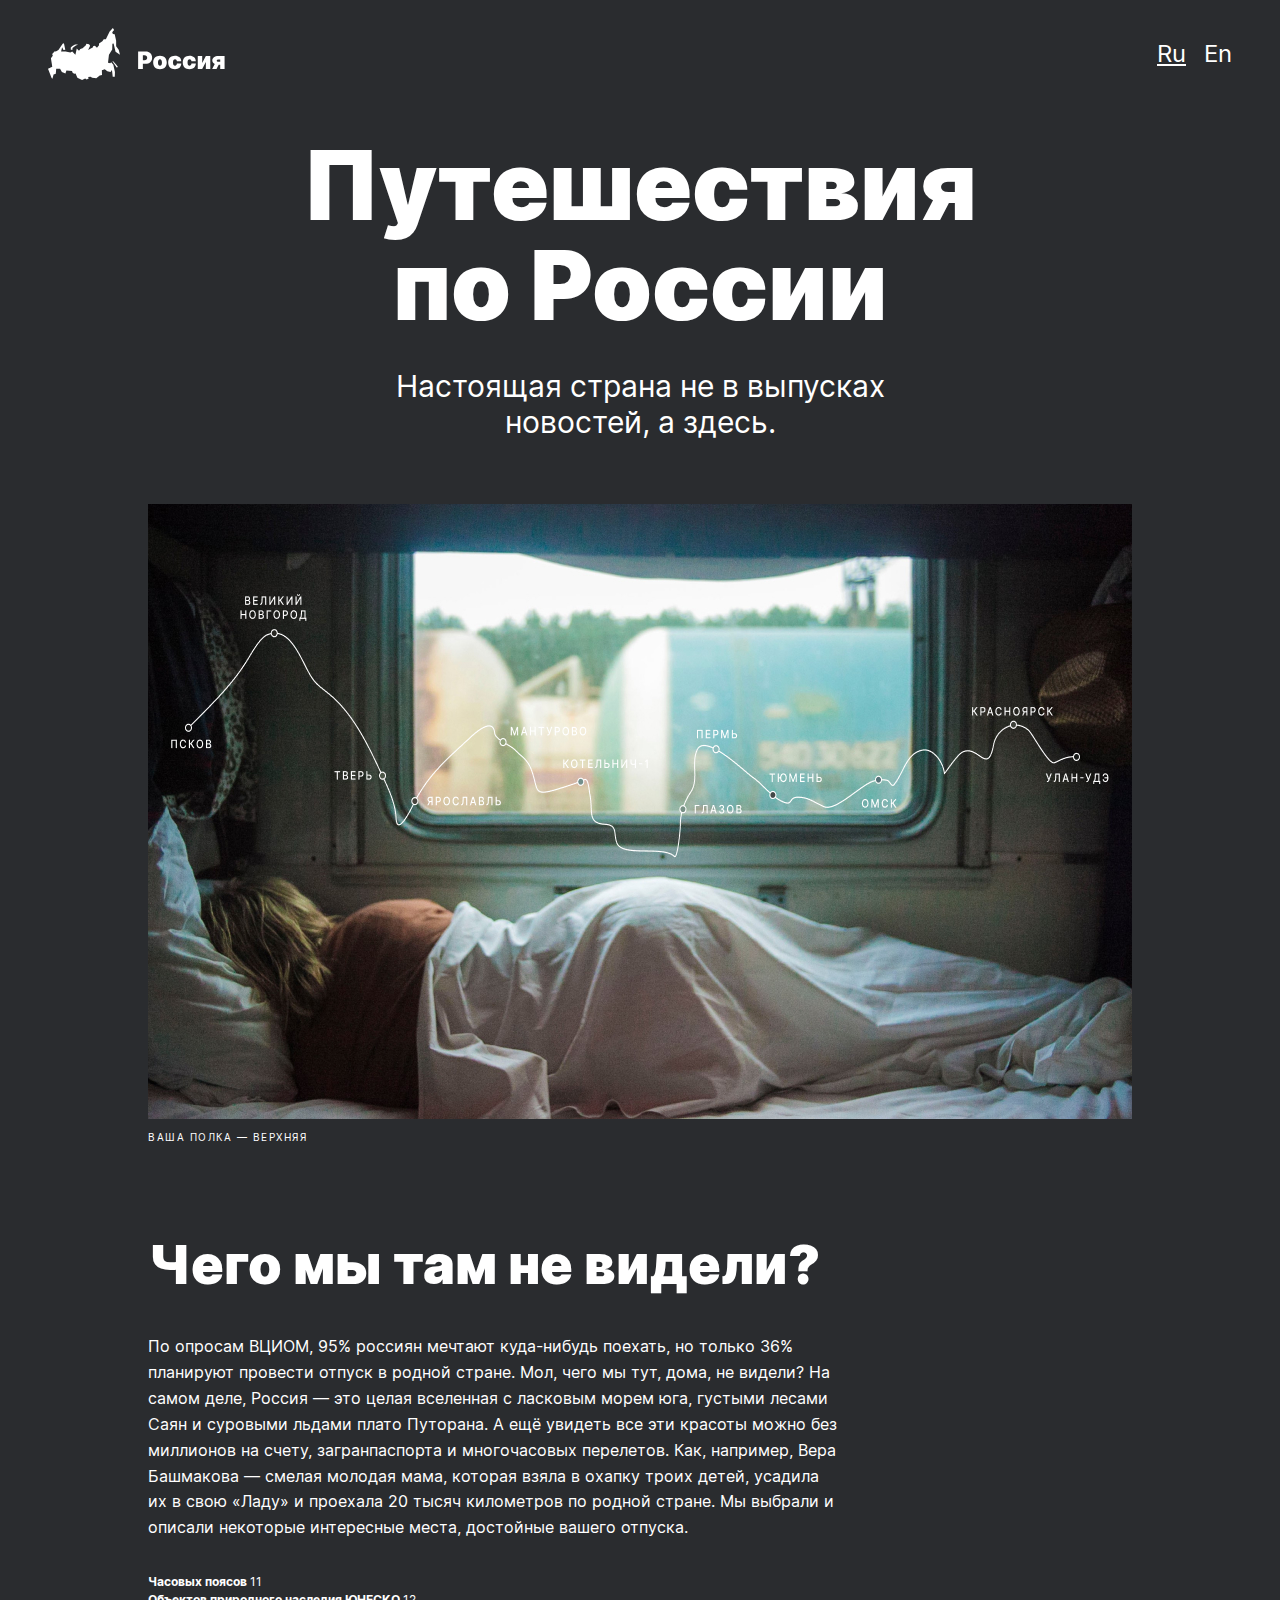
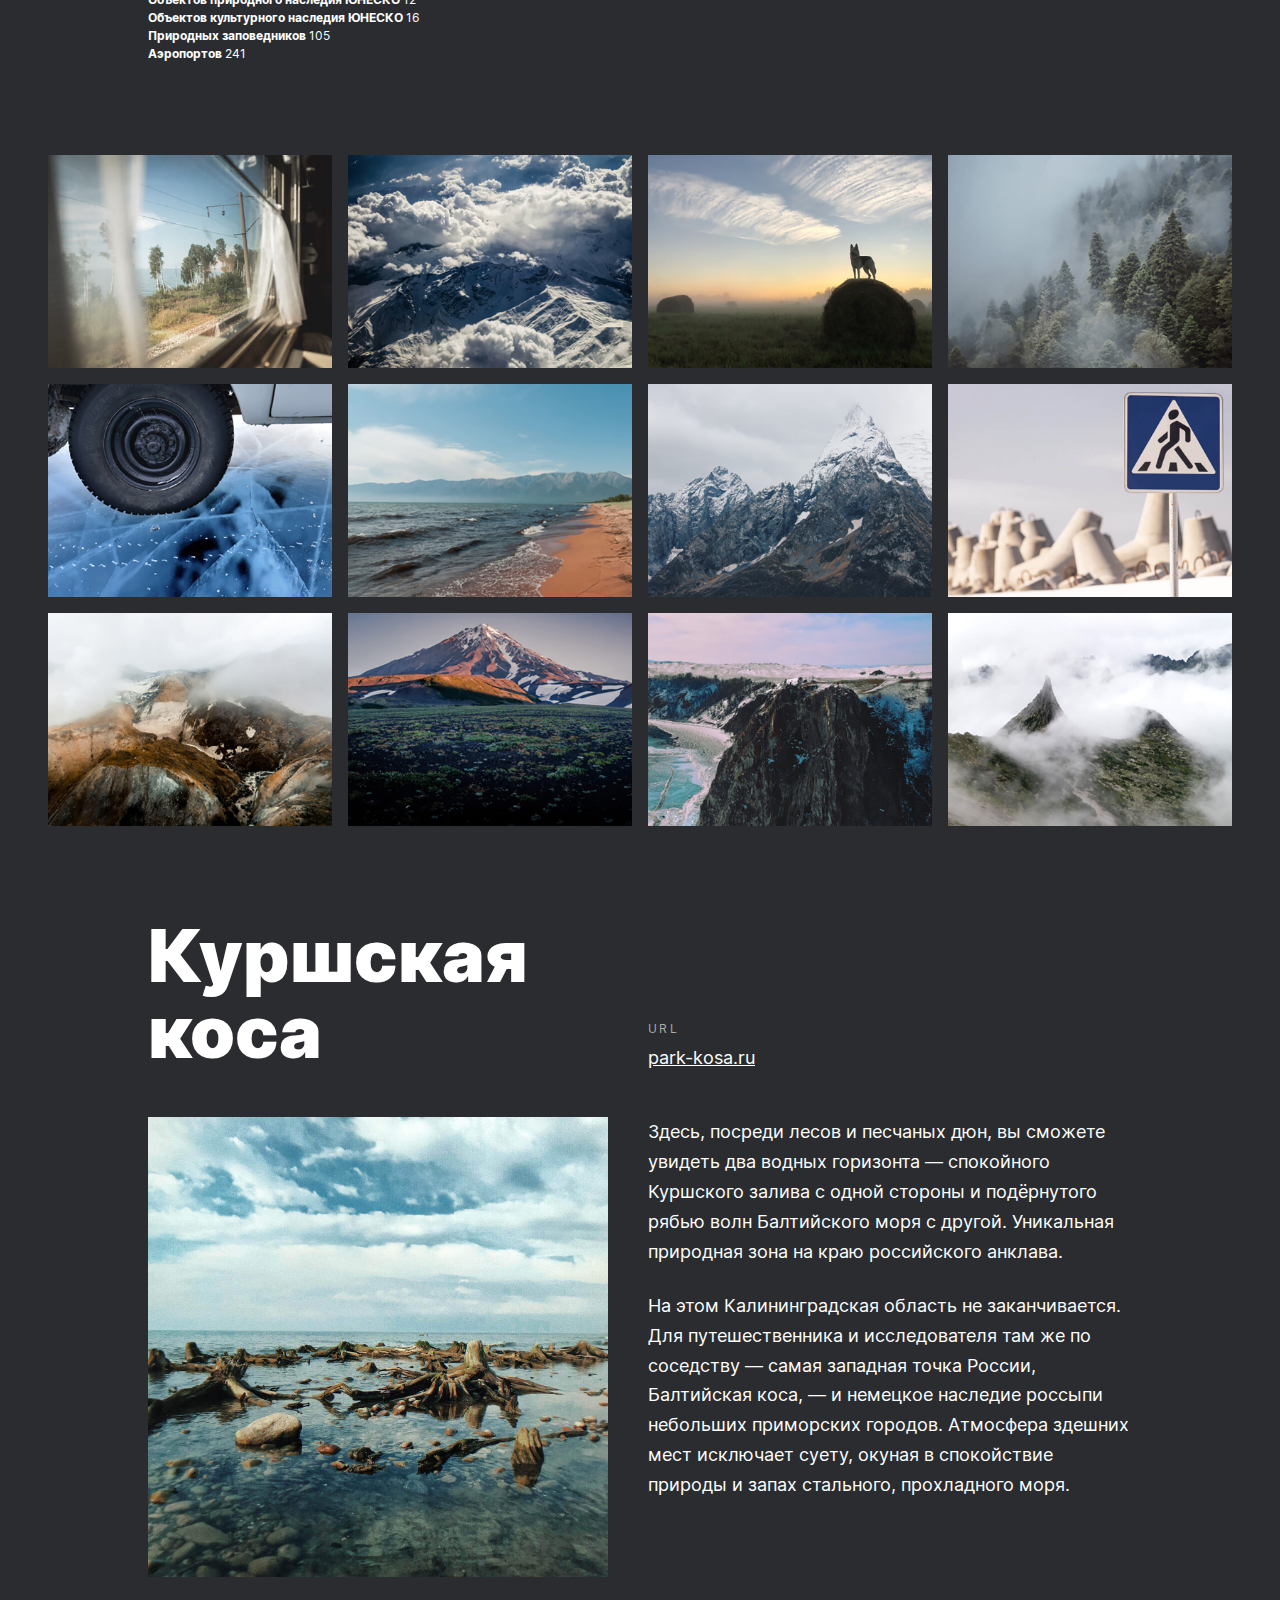
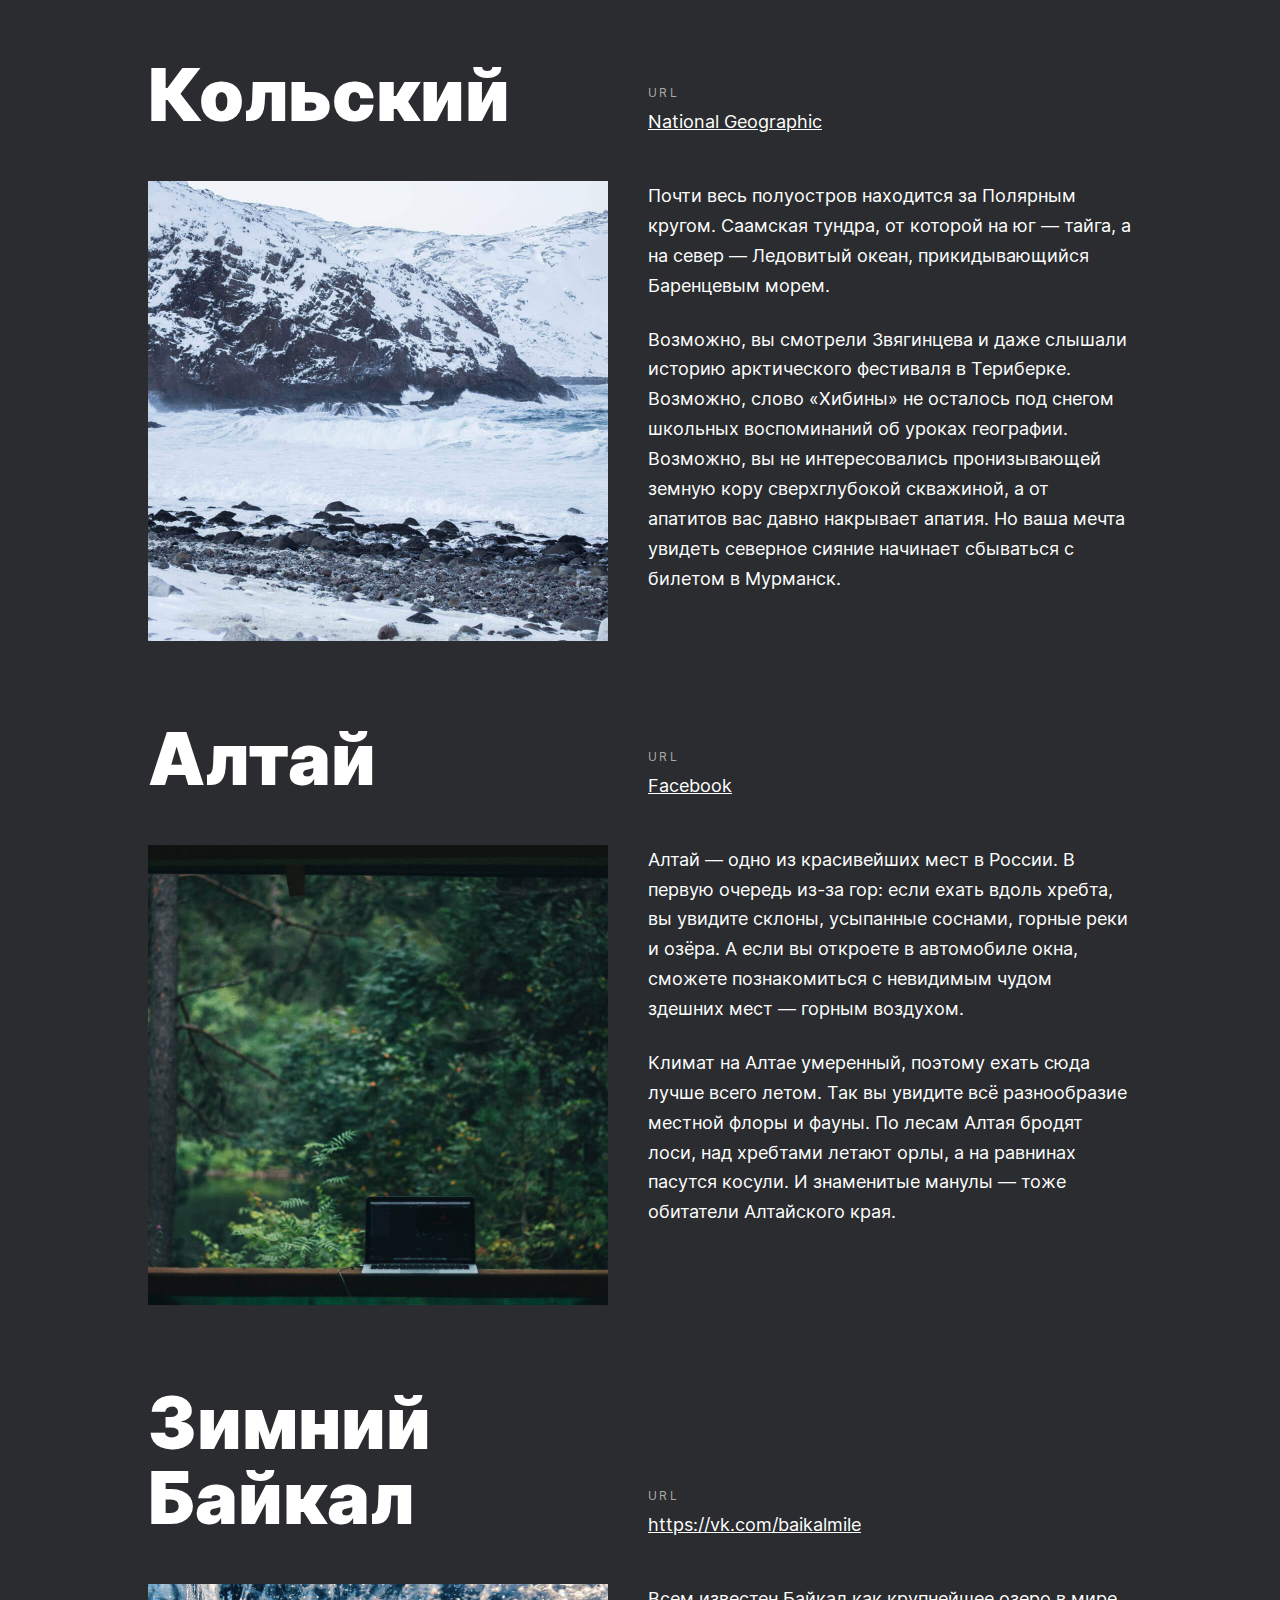
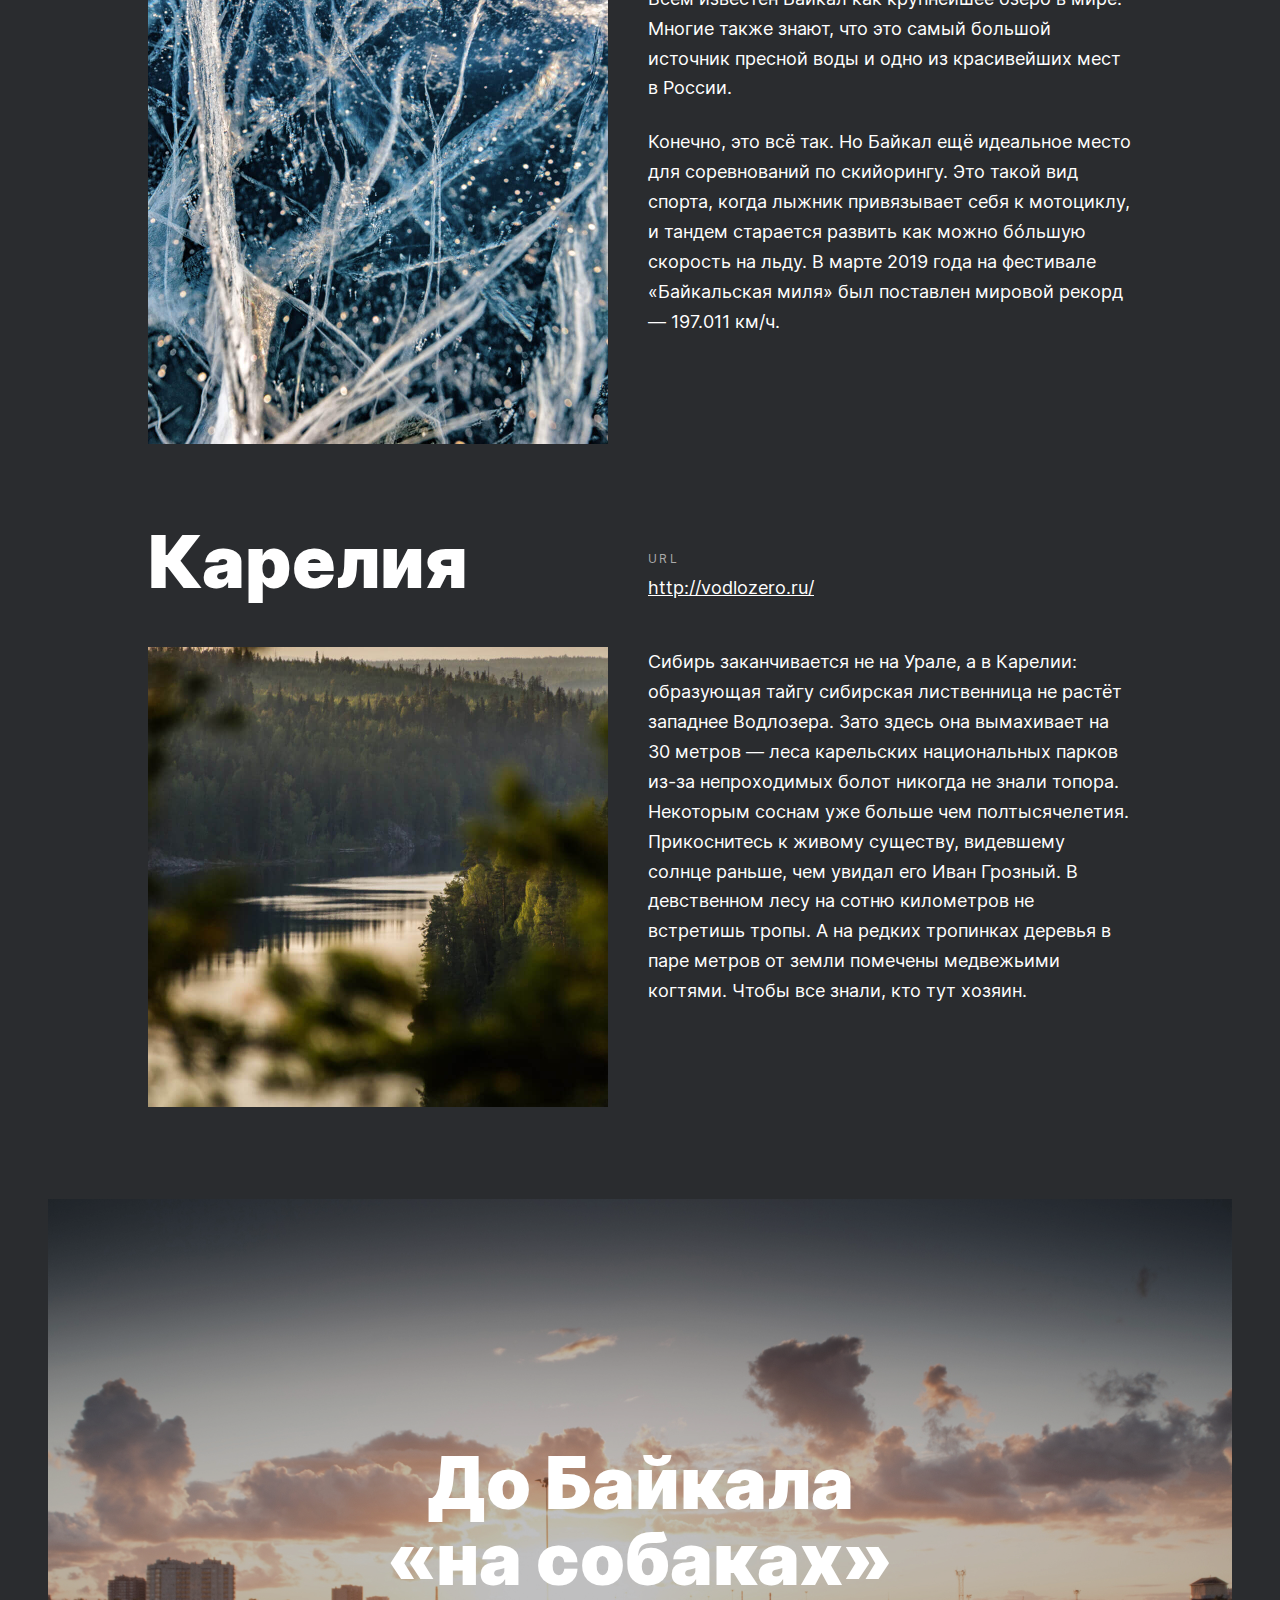
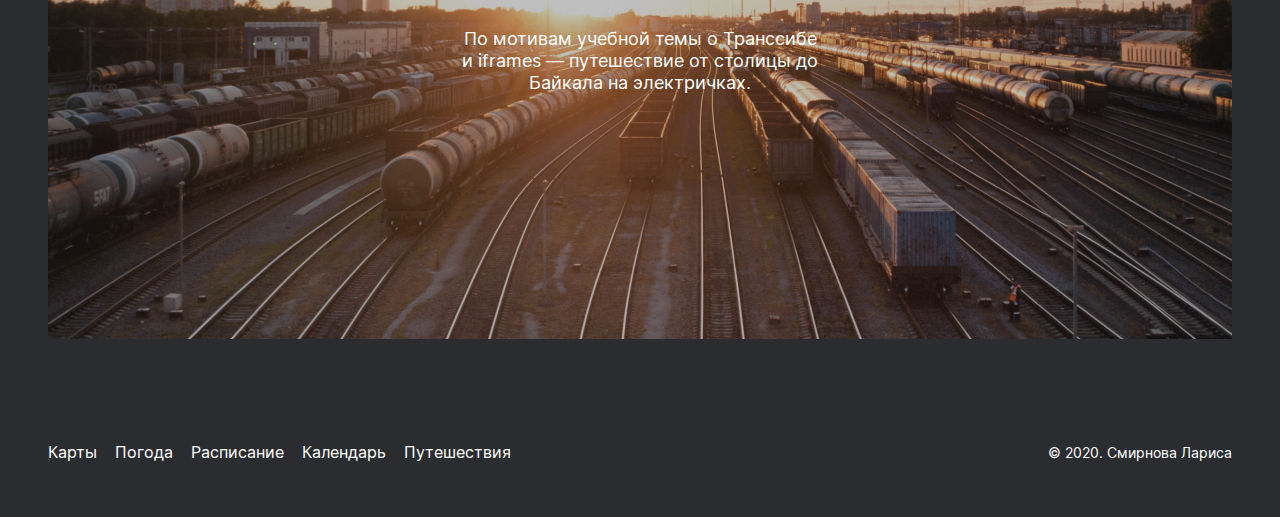
<file: adaptive/index.html>
<!DOCTYPE html>
<html lang="ru">
<head>
  <meta charset="UTF-8">
  <meta name="viewport" content="width=device-width, initial-scale=1.0">
  <title>Путешествия по России</title>
  <link rel="stylesheet" href="pages/index.css">
</head>

<body class="page">
  <header class="header">
    <img class="header__logo" src="images/header-logo.svg" alt="Россия">
    <div class="header__nav">
     <a href="#" class="header__lang-link header__lang-link_type_active">Ru</a>
     <a href="#" class="header__lang-link">En</a>
    </div>
  </header>
<main>
  <section class="lead">
    <h1 class="lead__title">Путешествия по России</h1>
    <p class="lead__subtitle">Настоящая страна не в выпусках новостей, а здесь.</p>
    <img class="lead__image" src="images/lead-polka.jpg" alt="Девушка и путь">
    <p class="lead__caption">ваша полка — верхняя</p>
  </section>

  <section class="intro">
    <h2 class="intro__title">Чего мы там не видели?</h2>
    <p class="intro__text">По опросам ВЦИОМ, 95% россиян мечтают куда-нибудь поехать, но только 36% планируют провести отпуск в родной стране. Мол, чего мы тут, дома, не видели? На самом деле, Россия — это целая вселенная с ласковым морем юга, густыми лесами Саян и суровыми льдами плато Путорана. А ещё увидеть все эти красоты можно без миллионов на счету, загранпаспорта и многочасовых перелетов. Как, например, Вера Башмакова — смелая молодая мама, которая взяла в охапку троих детей, усадила их в свою «Ладу» и проехала 20 тысяч километров по родной стране. Мы выбрали и описали некоторые интересные места, достойные вашего отпуска.</p>
    <ul class="intro__list">
      <li>Часовых поясов <span class="intro__number"> 11</span></li>
      <li>Объектов природного наследия ЮНЕСКО<span class="intro__number"> 12</span></li>
      <li>Объектов культурного наследия ЮНЕСКО<span class="intro__number"> 16</span></li>
      <li>Природных заповедников<span class="intro__number"> 105</span></li>
      <li>Аэропортов<span class="intro__number"> 241</span></li>
    </ul>  
  </section>

  <section class="photo-grid">
    <img class="photo-grid__item" src="images/photo-grid-train.jpg" alt="Природа за окном поезда">
    <img class="photo-grid__item" src="images/photo-grid-atharva-tulsi.jpg" alt="Облака и горы">
    <img class="photo-grid__item" src="images/photo-grid-tuman.jpg" alt="Туман">
    <img class="photo-grid__item" src="images/photo-grid-sochi.jpg" alt="Сочи">
    <img class="photo-grid__item" src="images/photo-grid-arisa.jpg" alt="Лед">
    <img class="photo-grid__item" src="images/photo-grid-baikal.jpg" alt="Побережье Байкала">
    <img class="photo-grid__item" src="images/photo-grid-elbrus.jpg" alt="Вершины Эльбруса">
    <img class="photo-grid__item" src="images/photo-grid-kondratiev.jpg" alt="">
    <img class="photo-grid__item" src="images/photo-grid-kamchatka-1.jpg" alt="Горы. Камчатка">
    <img class="photo-grid__item" src="images/photo-grid-kamchatka-2.jpg" alt="Горы. Камчатка">
    <img class="photo-grid__item" src="images/photo-grid-baikal-2.jpg" alt="Берег Байкала">
    <img class="photo-grid__item" src="images/photo-grid-ergaki.jpg" alt="Туман">
  </section>

  <section class="places">
    <article class="places__item">
      <h2 class="places__title">Куршская коса</h2>
      <div class="places__website"> 
        <p class="places__url-heading">url</p>
        <a class="places__link" href="http://park-kosa.ru" target="blank">park-kosa.ru</a>
      </div>
      <img class="places__image" src="images/place-kosa.jpg" alt="Куршская коса">
      <div class="places__paragraphs">
        <p class="places__paragraph">Здесь, посреди лесов и песчаных дюн, вы сможете увидеть два водных горизонта — спокойного Куршского залива с одной стороны и подёрнутого рябью волн Балтийского моря с другой. Уникальная природная зона на краю российского анклава.</p>
        <p class="places__paragraph">На этом Калининградская область не заканчивается. Для путешественника и исследователя там же по соседству — самая западная точка России, Балтийская коса, — и немецкое наследие россыпи небольших приморских городов. Атмосфера здешних мест исключает суету, окуная в спокойствие природы и запах стального, прохладного моря.</p>
      </div>
    </article>
    <article class="places__item">
      <h2 class="places__title">Кольский</h2>
      <div class="places__website"> 
        <p class="places__url-heading">url</p>
        <a class="places__link" href="https://yourshot.nationalgeographic.com/photos/?keywords=kolskiy" target="blank">National Geographic</a>        
      </div>
      <img class="places__image" src="images/place-kolsky.jpg" alt="Кольский">
      <div class="places__paragraphs">
        <p class="places__paragraph">Почти весь полуостров находится за Полярным кругом. Саамская тундра, от которой на юг — тайга, а на север — Ледовитый океан, прикидывающийся Баренцевым морем.</p>
        <p class="places__paragraph">Возможно, вы смотрели Звягинцева и даже слышали историю арктического фестиваля в Териберке. Возможно, слово «Хибины» не осталось под снегом школьных воспоминаний об уроках географии. Возможно, вы не интересовались пронизывающей земную кору сверхглубокой скважиной, а от апатитов вас давно накрывает апатия. Но ваша мечта увидеть северное сияние начинает сбываться с билетом в Мурманск.</p>
      </div>
    </article>
    <article class="places__item">
      <h2 class="places__title">Алтай</h2>
      <div class="places__website"> 
        <p class="places__url-heading">url</p>
        <a class="places__link" href="https://www.facebook.com/vera.bashmakova/posts/10156011613718822" target="blank">Facebook</a>
      </div>
      <img class="places__image" src="images/place-altai.jpg" alt="Алтай">
      <div class="places__paragraphs">
        <p class="places__paragraph">Алтай — одно из красивейших мест в России. В первую очередь из-за гор: если ехать вдоль хребта, вы увидите склоны, усыпанные соснами, горные реки и озёра. А если вы откроете в автомобиле окна, сможете познакомиться с невидимым чудом здешних мест — горным воздухом.</p>
        <p class="places__paragraph">Климат на Алтае умеренный, поэтому ехать сюда лучше всего летом. Так вы увидите всё разнообразие местной флоры и фауны. По лесам Алтая бродят лоси, над хребтами летают орлы, а на равнинах пасутся косули. И знаменитые манулы — тоже обитатели Алтайского края.</p>
      </div>
    </article>
    <article class="places__item">
      <h2 class="places__title">Зимний Байкал</h2>
      <div class="places__website"> 
        <p class="places__url-heading">url</p>
        <a class="places__link" href="https://vk.com/baikalmile" target="blank">https://vk.com/baikalmile</a>
      </div>
      <img class="places__image" src="images/place-winter-baikal.jpg" alt="Зимний Байкал">
      <div class="places__paragraphs">
        <p class="places__paragraph">Всем известен Байкал как крупнейшее озеро в мире. Многие также знают, что это самый большой источник пресной воды и одно из красивейших мест в России.</p>
        <p class="places__paragraph">Конечно, это всё так. Но Байкал ещё идеальное место для соревнований по скийорингу. Это такой вид спорта, когда лыжник привязывает себя к мотоциклу, и тандем старается развить как можно бóльшую скорость на льду. В марте 2019 года на фестивале «Байкальская миля» был поставлен мировой рекорд — 197.011 км/ч.</p>
      </div>
    </article>
    <article class="places__item">
      <h2 class="places__title">Карелия</h2>
      <div class="places__website"> 
        <p class="places__url-heading">url</p>
        <a class="places__link" href="http://vodlozero.ru/" target="blank">http://vodlozero.ru/</a>
      </div>
      <img class="places__image" src="images/place-karelia.jpg" alt="Карелия">
      <div class="places__paragraphs">
        <p class="places__paragraph">Сибирь заканчивается не на Урале, а в Карелии: образующая тайгу сибирская лиственница не растёт западнее Водлозера. Зато здесь она вымахивает на 30 метров — леса карельских национальных парков из-за непроходимых болот никогда не знали топора. Некоторым соснам уже больше чем полтысячелетия. Прикоснитесь к живому существу, видевшему солнце раньше, чем увидал его Иван Грозный. В девственном лесу на сотню километров не встретишь тропы. А на редких тропинках деревья в паре метров от земли помечены медвежьими когтями. Чтобы все знали, кто тут хозяин.</p>
      </div>
    </article>
  </section>

  <section class="cover">
    <div class="cover__text">  
      <h2 class="cover__title">До Байкала
«на собаках»</h2>
      <p class="cover__subtitle">По мотивам учебной темы о Транссибе
и iframes — путешествие от столицы до
Байкала на электричках.</p>
    </div>
    <a class="cover__link" href="https://stampsy.com/na-elektrichkakh-do-baikala" target="blank"></a>
  </section>
</main>
  <footer class="footer">
    <nav class="footer__nav">
      <a class="footer__link" href="https://yandex.ru/maps" target="blank">Карты</a>
      <a class="footer__link" href="https://yandex.ru/pogoda" target="blank">Погода</a>
      <a class="footer__link" href="https://rasp.yandex.ru" target="blank">Расписание</a>
      <a class="footer__link" href="https://calendar.yandex.ru" target="blank">Календарь</a>
      <a class="footer__link" href="https://travel.yandex.ru" target="blank">Путешествия</a>
    </nav>
    <p class="footer__copyright">&copy; 2020. Смирнова Лариса</p>
  </footer>
</body>
</html>
</file>
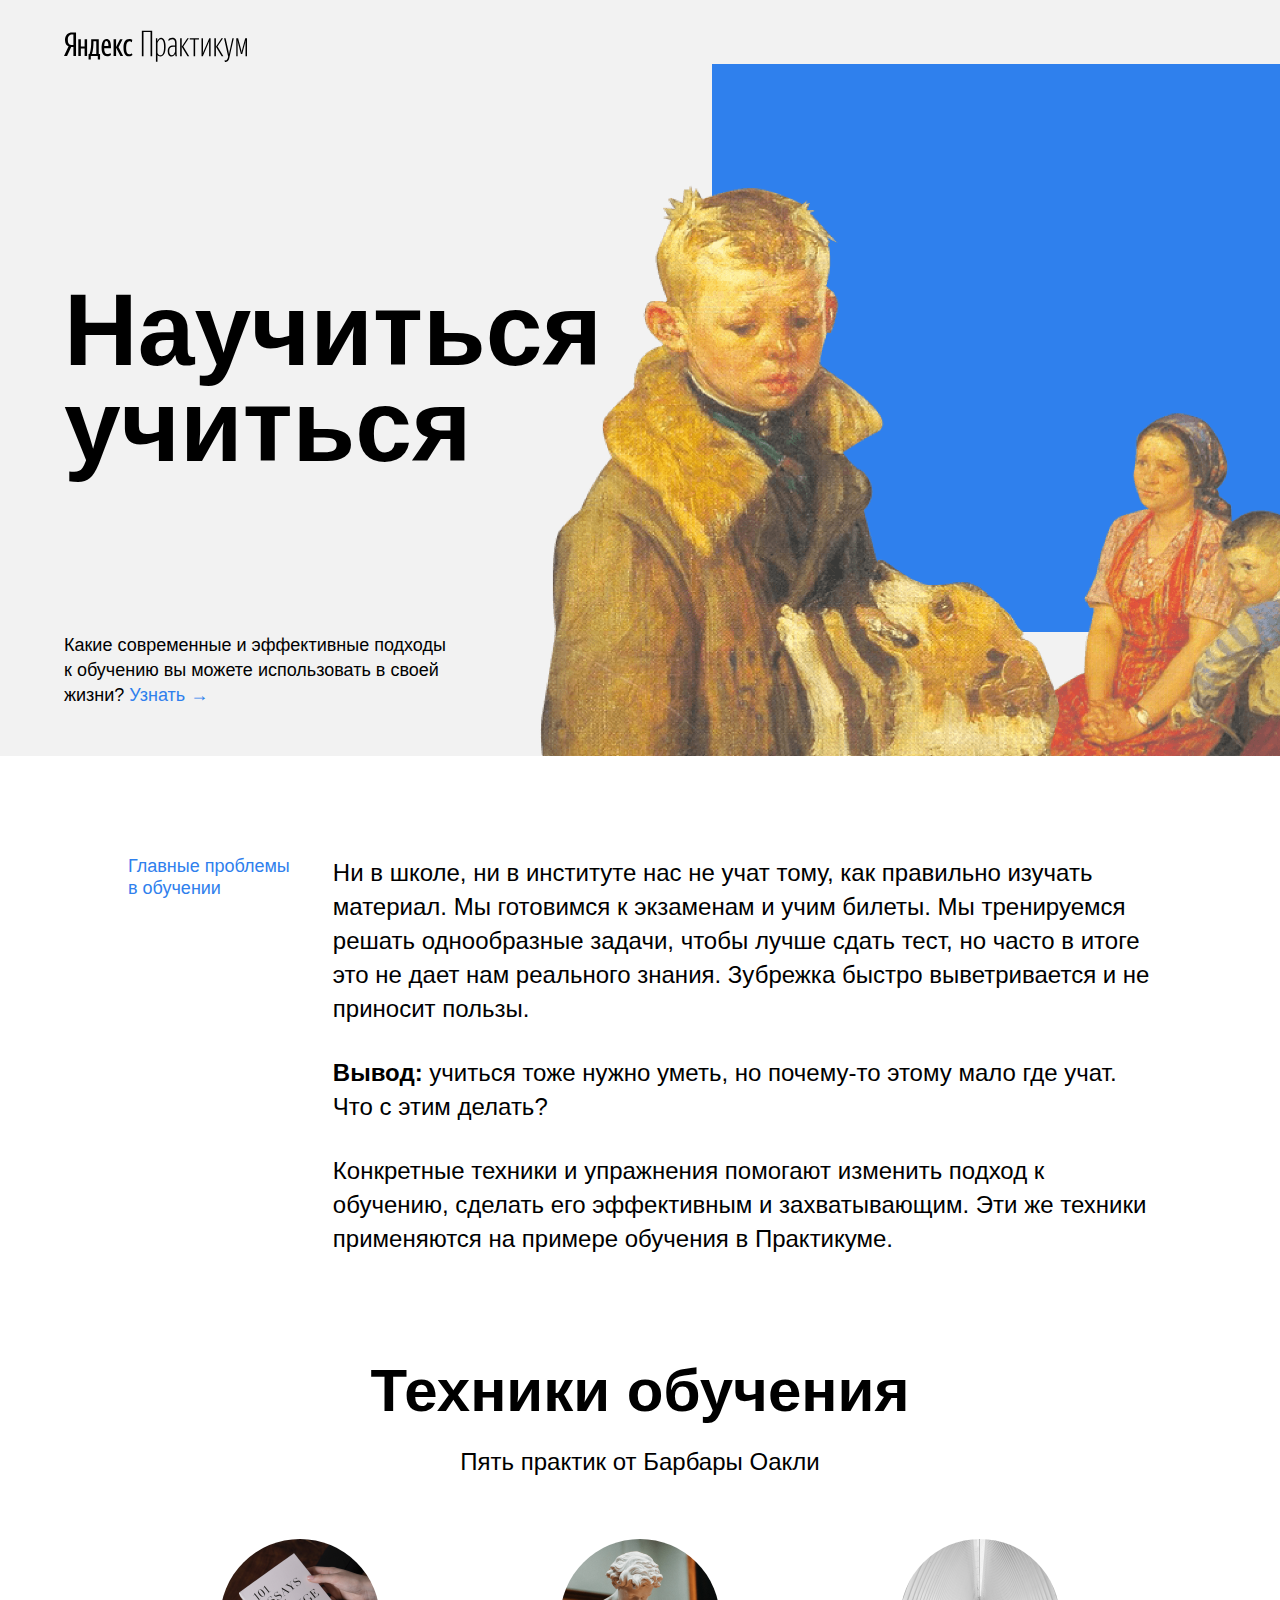
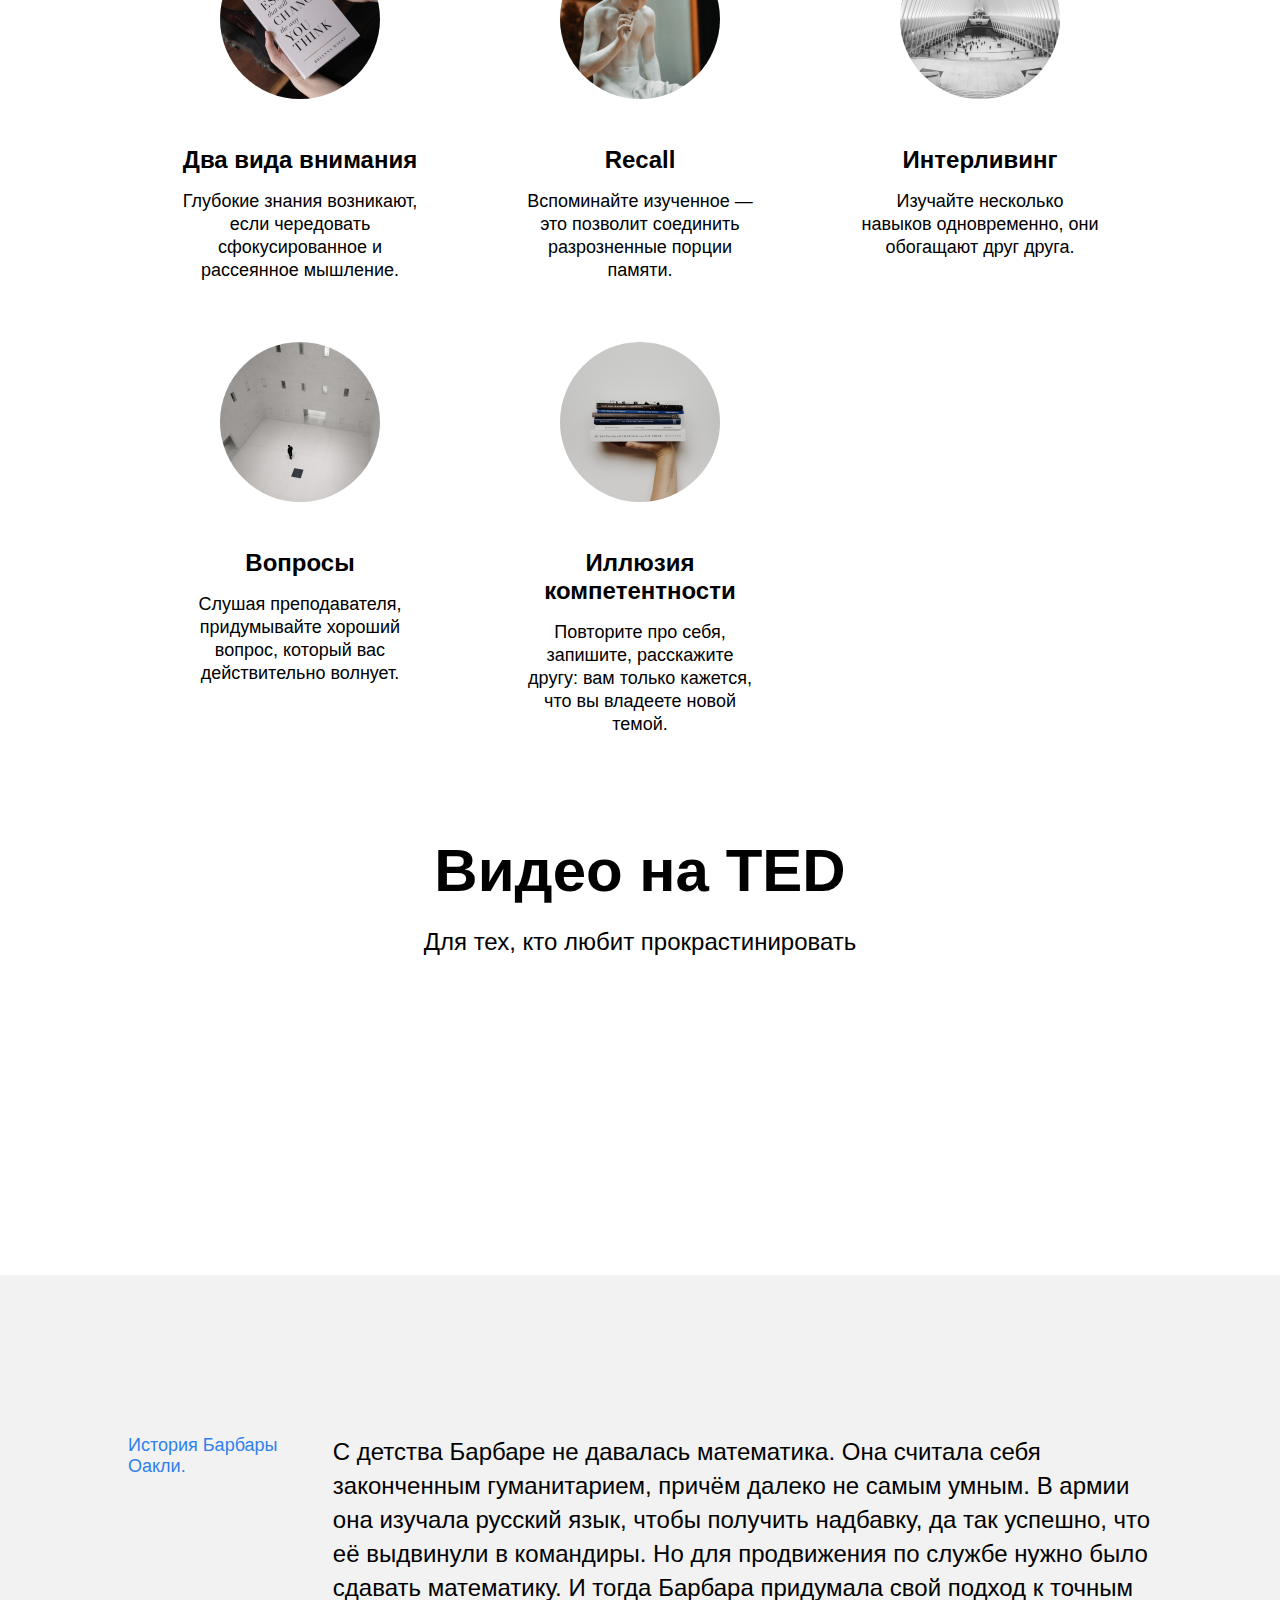
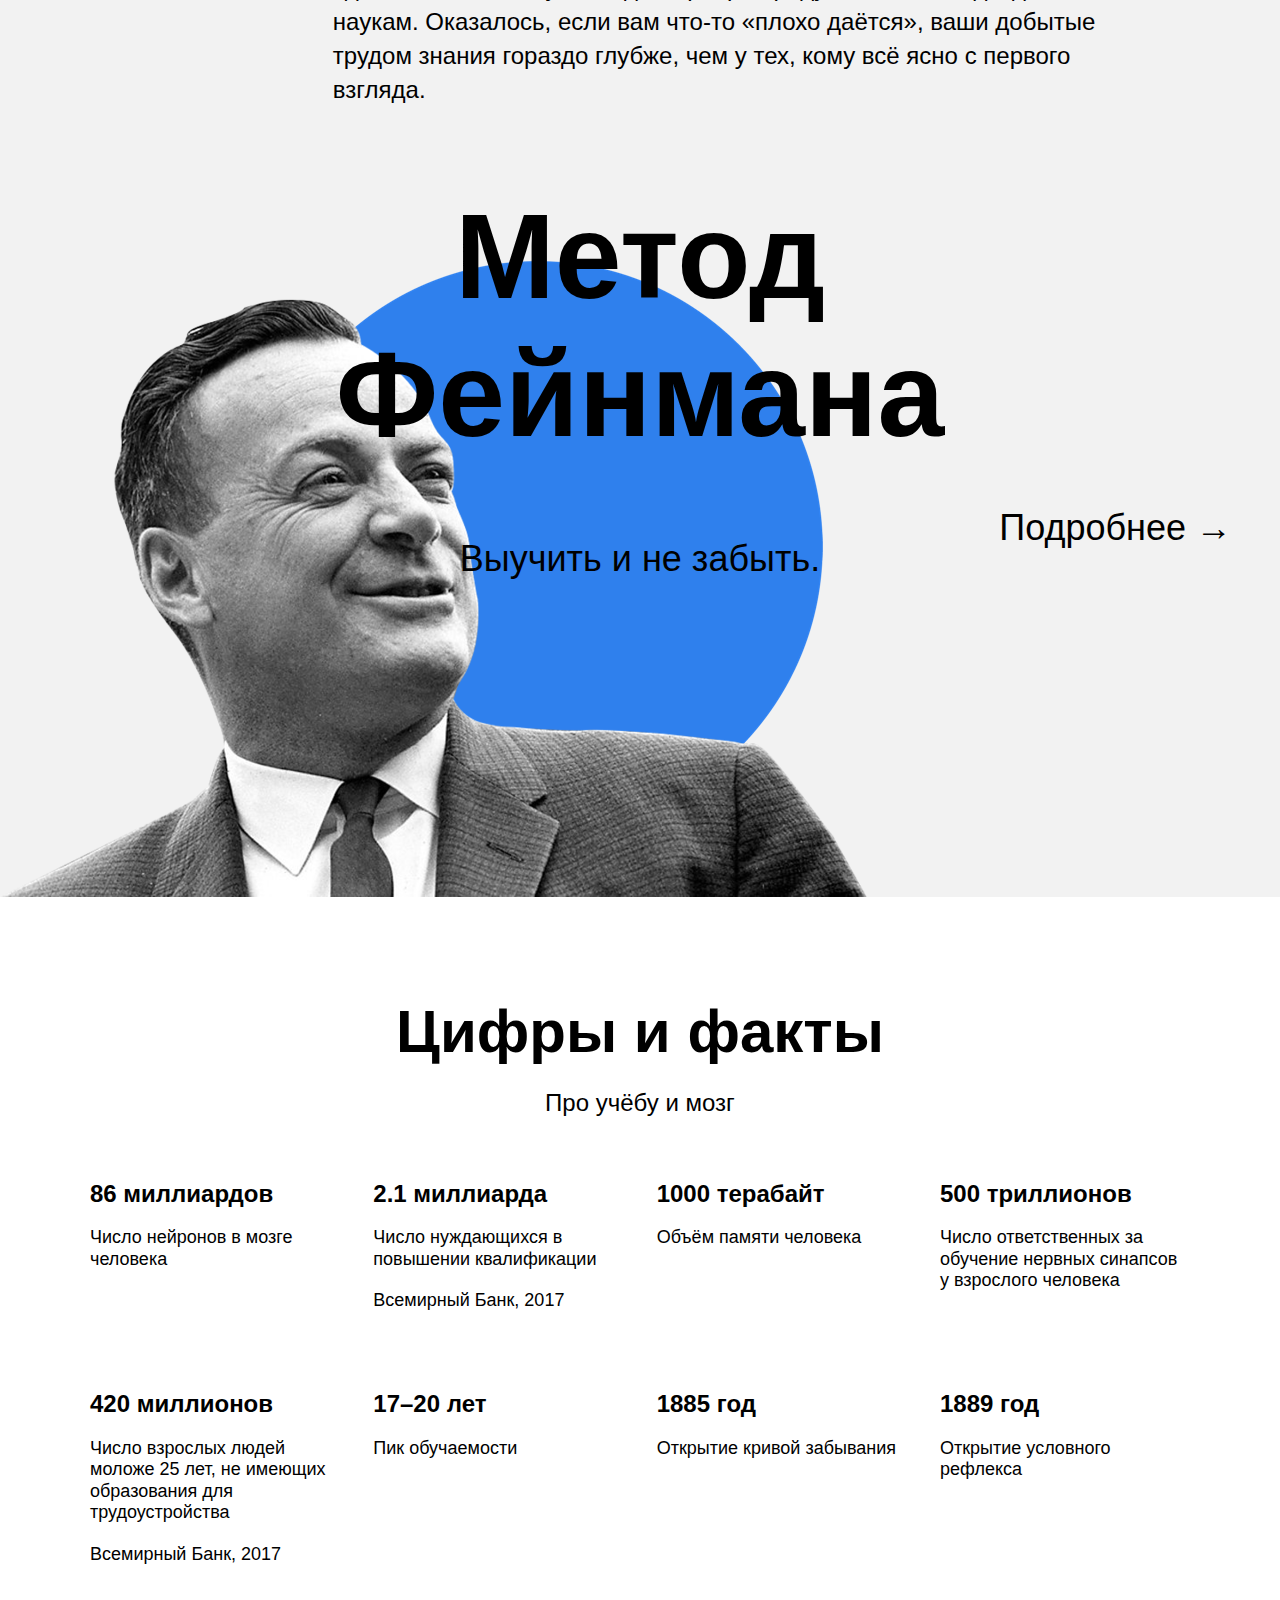
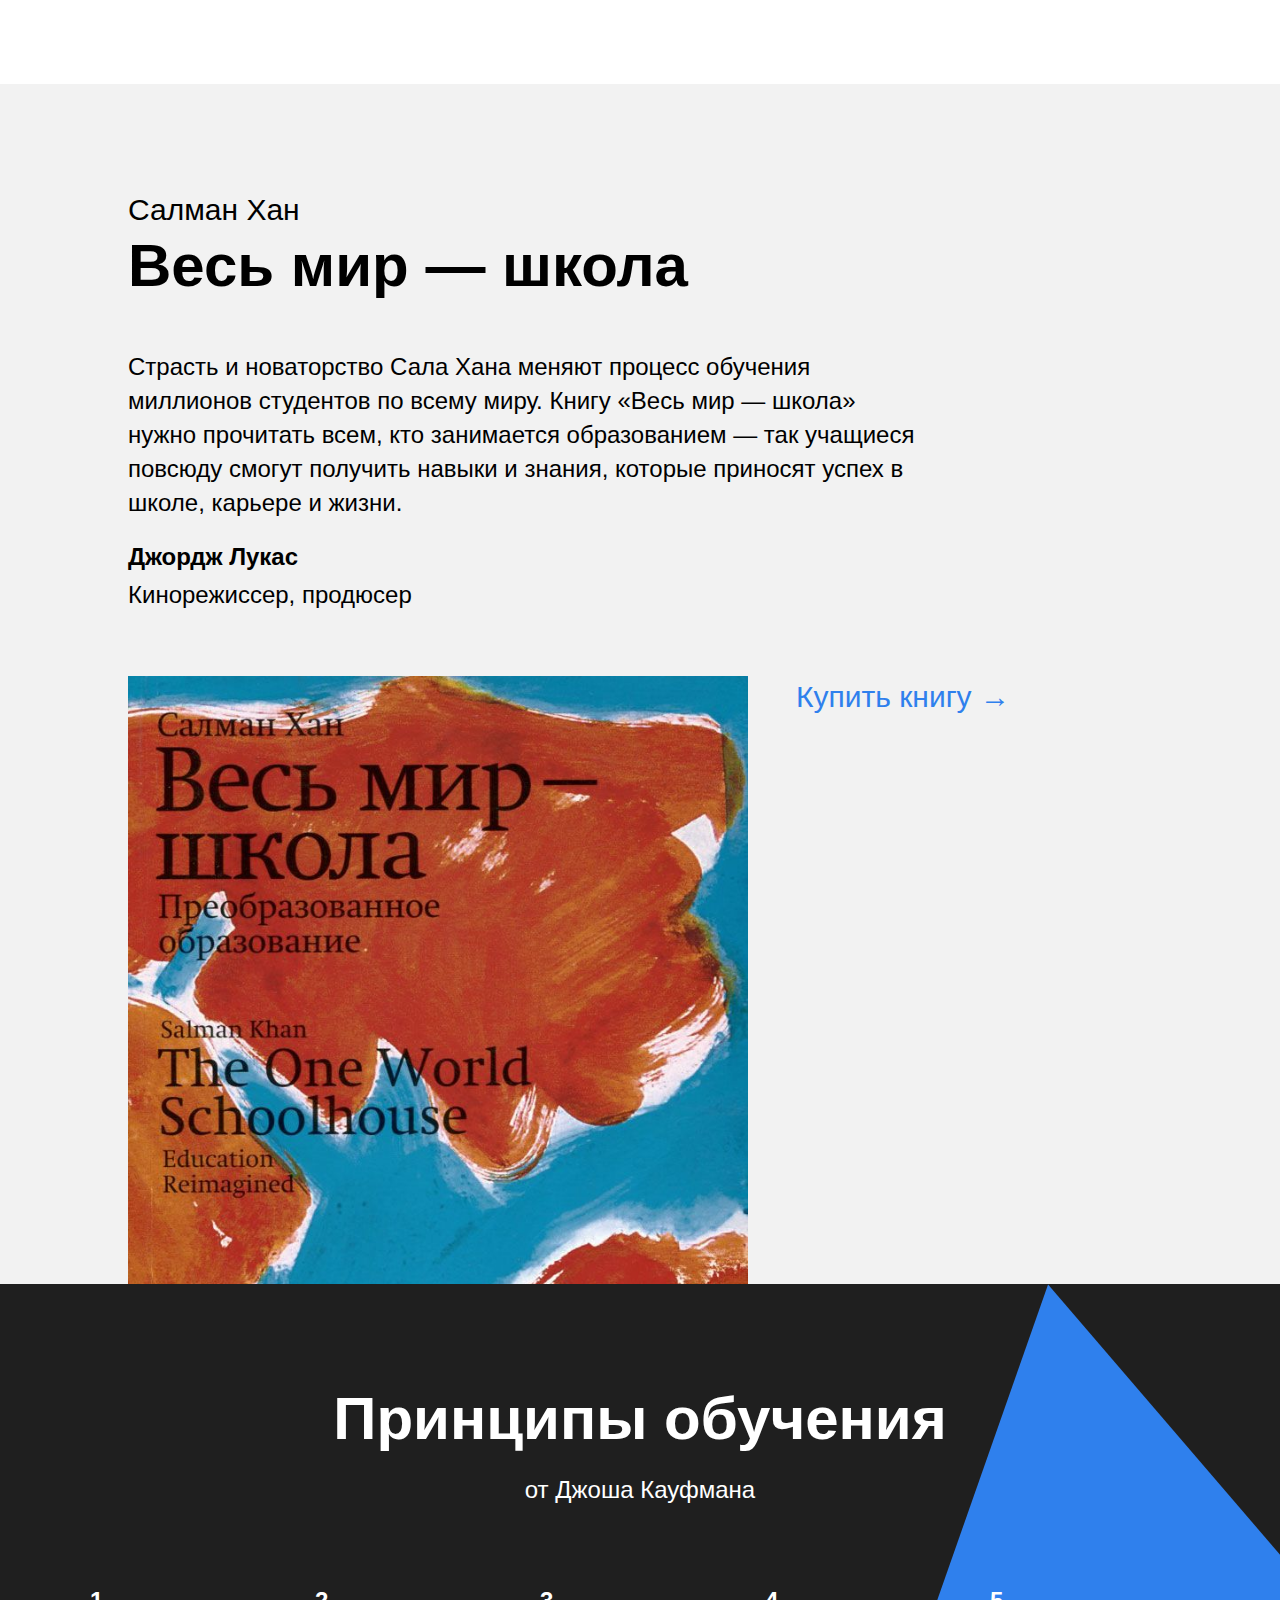
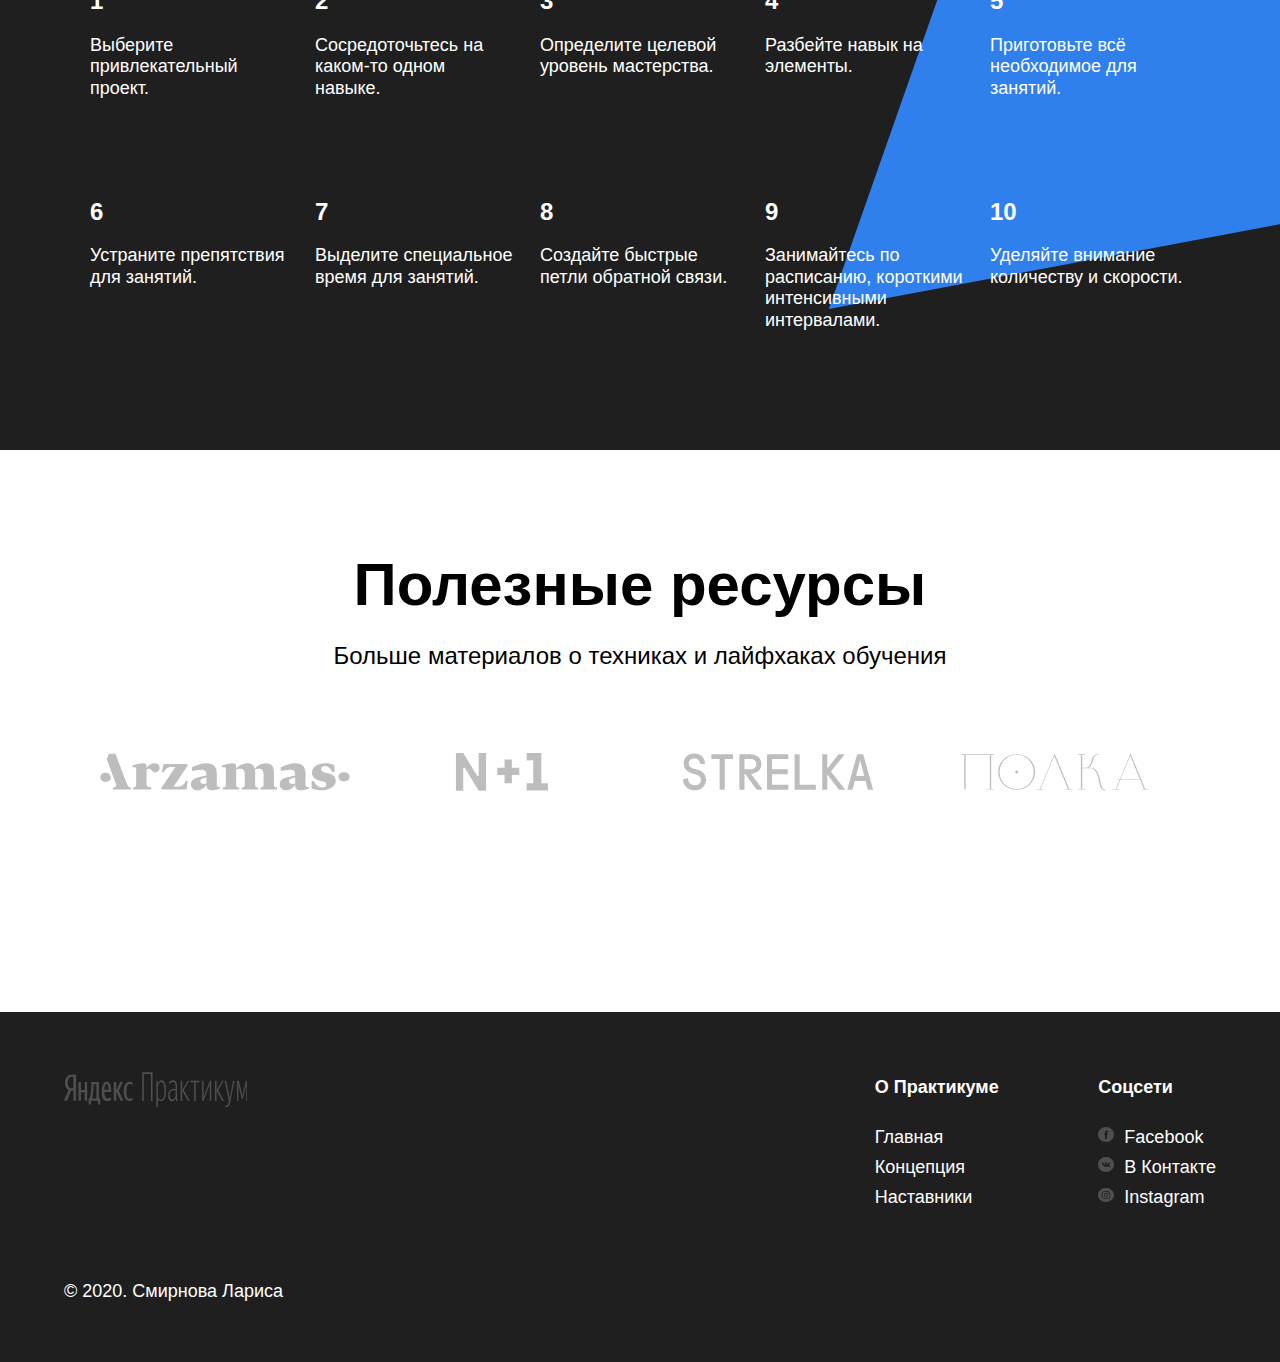
<file: css_animation/CSS_animation.html>
<!DOCTYPE html>
<html lang="ru">
<head>
  <meta charset="UTF-8">
  <meta name="viewport" content="width=device-width, initial-scale=1.0">
  <link rel="stylesheet" href="pages/index.css">
  <title>Научиться учиться</title>
</head>
<body>
  <div class="page">
    <header class="header">
      <div class="logo logo_place_header"></div>
      <h1 class="header__title">Научиться учиться</h1>
      <p class="header__subtitle">Какие современные и эффективные подходы к обучению вы можете использовать в своей жизни?
          <a class="header__link" href="#techniques">Узнать &rarr;</a>
      </p>
      <img class="header__main-illustration" src="images/header-image.png" alt="Картина с мальчиком">
      <div class="header__square-pic rotation"></div>
    </header>
    <main class="content">
      <section class="description">
        <div class="two-columns">
            <h2 class=two-columns__brief>Главные проблемы в обучении</h2>
            <div class="two-columns__main-text">
              <p class="two-columns__paragraph">Ни в школе, ни в институте нас не учат тому, как правильно изучать материал. Мы готовимся к экзаменам и учим билеты. Мы тренируемся решать однообразные задачи, чтобы лучше сдать тест, но часто в итоге это не дает нам реального знания. Зубрежка быстро выветривается и не приносит пользы.</p>
              <p class="two-columns__paragraph"><span class="two-columns__span-accent">Вывод:</span> учиться тоже нужно уметь, но почему-то этому мало где учат. Что с этим делать?</p>
              <p class="two-columns__paragraph">Конкретные техники и упражнения помогают изменить подход к обучению, сделать его эффективным и захватывающим. Эти же техники применяются на примере обучения в Практикуме.</p>
            </div>
        </div>
      </section>

      <section class="techniques" id="techniques">
        <h2 class="section-title">Техники обучения</h2>
        <p class="section-subtitle">Пять практик от Барбары Оакли</p>
        <ul class="cards">
          <li class="cards__item">
            <img class="cards__image" src="images/cards-attention.png" alt="Два вида внимания">
            <h3 class="cards__title">Два вида внимания</h3>
            <p class="cards__description">Глубокие знания возникают, если чередовать сфокусированное и рассеянное мышление.</p>
          </li>
          <li class="cards__item">
            <img class="cards__image" src="images/cards-recall.png" alt="Recall">
            <h3 class="cards__title">Recall</h3>
            <p class="cards__description">Вспоминайте изученное — это позволит соединить разрозненные порции памяти.</p>
          </li>
          <li class="cards__item">
            <img class="cards__image" src="images/cards-interliving.png" alt="Интерливинг">
            <h3 class="cards__title">Интерливинг</h3>
            <p class="cards__description">Изучайте несколько навыков одновременно, они обогащают друг друга.</p>
          </li>
          <li class="cards__item">
            <img class="cards__image" src="images/cards-question.png" alt="Вопросы">
            <h3 class="cards__title">Вопросы</h3>
            <p class="cards__description">Слушая преподавателя, придумывайте хороший вопрос, который вас действительно волнует.</p>
          </li>
          <li class="cards__item">
            <img class="cards__image" src="images/cards-competence.png" alt="Иллюзия компетентности">
            <h3 class="cards__title">Иллюзия компетентности</h3>
            <p class="cards__description">Повторите про себя, запишите, расскажите другу: вам только кажется, что вы владеете новой темой.</p>
          </li>
        </ul>

      </section>
      <section class="video">
        <h2 class="section-title">Видео нa TED</h2>
        <p class="section-subtitle">Для тех, кто любит прокрастинировать</p>
        <div class="video__iframes">
          <iframe class="video__iframe" src="https://www.youtube.com/embed/5MgBikgcWnY" allow="accelerometer; autoplay; encrypted-media; gyroscope; picture-in-picture" allowfullscreen></iframe>
          <iframe class="video__iframe" src="https://www.youtube.com/embed/arj7oStGLkU" allow="accelerometer; autoplay; encrypted-media; gyroscope; picture-in-picture" allowfullscreen></iframe>
        </div>
      </section>

      <section class="oakley">
        <div class="two-columns">
          <h2 class=two-columns__brief>История Барбары Оакли.</h2>
          <div class="two-columns__main-text">
            <p class="two-columns__paragraph">С детства Барбаре не давалась математика. Она считала себя законченным гуманитарием, причём далеко не самым умным. В армии она изучала русский язык, чтобы получить надбавку, да так успешно, что её выдвинули в командиры. Но для продвижения по службе нужно было сдавать математику. И тогда Барбара придумала свой подход к точным наукам. Оказалось, если вам что-то «плохо даётся», ваши добытые трудом знания гораздо глубже, чем у тех, кому всё ясно с первого взгляда.</p>
          </div>
      </div>
      </section>
      <section class="feynman">
        <h2 class="feynman__title">Метод Фейнмана</h2>
        <p class="feynman__subtitle">Выучить и не забыть.</p>
        <a class="feynman__link" href="https://lifehacker.ru/metod-fejnmana/" title="Небольшая информация о методе Фейнмана" target="_blank">Подробнее &rarr;</a>
      </section>
      <section class="digits">
        <h2 class="section-title ">Цифры и факты</h2>
        <p class="section-subtitle">Про учёбу и мозг</p>
        <ul class="table">
          <li class="table__cell">
            <h3 class="table__heading">86 миллиардов</h3>
            <p class="table__text">Число нейронов в мозге человека</p>
          </li>
          <li class="table__cell">
            <h3 class="table__heading">2.1 миллиарда</h3>
            <p class="table__text">Число нуждающихся в повышении квалификации</p>
            <p class="table__text">Всемирный Банк, 2017</p>
          </li>
          <li class="table__cell">
            <h3 class="table__heading">1000 терабайт</h3>
            <p class="table__text">Объём памяти человека</p>
          </li>
          <li class="table__cell">
            <h3 class="table__heading">500 триллионов</h3>
            <p class="table__text">Число ответственных за обучение нервных синапсов у взрослого человека</p>
          </li>
          <li class="table__cell">
            <h3 class="table__heading">420 миллионов</h3>
            <p class="table__text">Число взрослых людей моложе 25 лет, не имеющих образования для трудоустройства</p>
            <p class="table__text">Всемирный Банк, 2017</p>
          </li>
          <li class="table__cell">
            <h3 class="table__heading">17–20 лет</h3>
            <p class="table__text">Пик обучаемости</p>
          </li>
          <li class="table__cell">
            <h3 class="table__heading">1885 год</h3>
            <p class="table__text">Открытие кривой забывания</p>
          </li>
          <li class="table__cell">
            <h3 class="table__heading">1889 год</h3>
            <p class="table__text">Открытие условного рефлекса</p>
          </li>
        </ul>
      </section>

      <section class="khan">
        <div class="khan__container">
          <p class="khan__author">Салман Хан</p>
          <h2 class="khan__title">Весь мир — школа</h2>
          <blockquote class="khan__quote">Страсть и новаторство Сала Хана меняют процесс обучения миллионов студентов по всему миру. Книгу «Весь мир — школа» нужно прочитать всем, кто занимается образованием — так учащиеся повсюду смогут получить навыки и знания, которые приносят успех в школе, карьере и жизни.</blockquote>
          <p class="khan__quote-author">Джордж Лукас</p>
          <p class="khan__quote-author-subline">Кинорежиссер, продюсер</p>
          <div class="khan__book-container">
            <img class="khan__book-pic" src="images/khan-book.jpg" alt="Книга Вест мир - школа">
            <a class="khan__buy-link" href="https://www.labirint.ru/books/483575/" title="купить книгу на Лабиринте" target="_blank">Купить книгу &rarr;</a>
          </div>
        </div>
      </section>

      

      <section class="kaufman">
        <h2 class="section-title section-title_theme_dark">Принципы обучения</h2>
        <p class="section-subtitle section-subtitle_theme_dark">от Джоша Кауфмана</p>
        <ul class="table table_theme_dark">
          <li class="table__cell table__cell_theme_dark">
            <h3 class="table__heading table__heading_theme_dark">1</h3>
            <p class="table__text table__text_theme_dark">Выберите привлекательный проект.</p>
          </li>
          <li class="table__cell table__cell_theme_dark">
            <h3 class="table__heading table__heading_theme_dark">2</h3>
            <p class="table__text table__text_theme_dark">Сосредоточьтесь на каком-то одном навыке.</p>
          </li>
          <li class="table__cell table__cell_theme_dark">
            <h3 class="table__heading table__heading_theme_dark">3</h3>
            <p class="table__text table__text_theme_dark">Определите целевой уровень мастерства.</p>
          </li>
          <li class="table__cell table__cell_theme_dark">
            <h3 class="table__heading table__heading_theme_dark">4</h3>
            <p class="table__text table__text_theme_dark">Разбейте навык на элементы.</p>
          </li>
          <li class="table__cell table__cell_theme_dark">
            <h3 class="table__heading table__heading_theme_dark">5</h3>
            <p class="table__text table__text_theme_dark">Приготовьте всё необходимое для занятий.</p>
          </li>
          <li class="table__cell table__cell_theme_dark">
            <h3 class="table__heading table__heading_theme_dark">6</h3>
            <p class="table__text table__text_theme_dark">Устраните препятствия для занятий.</p>
          </li>
          <li class="table__cell table__cell_theme_dark">
            <h3 class="table__heading table__heading_theme_dark">7</h3>
            <p class="table__text table__text_theme_dark">Выделите специальное время для занятий.</p>
          </li>
          <li class="table__cell table__cell_theme_dark">
            <h3 class="table__heading table__heading_theme_dark">8</h3>
            <p class="table__text table__text_theme_dark">Создайте быстрые петли обратной связи.</p>
          </li>
          <li class="table__cell table__cell_theme_dark">
            <h3 class="table__heading table__heading_theme_dark">9</h3>
            <p class="table__text table__text_theme_dark">Занимайтесь по расписанию, короткими интенсивными интервалами.</p>
          </li>
          <li class="table__cell table__cell_theme_dark">
            <h3 class="table__heading table__heading_theme_dark">10</h3>
            <p class="table__text table__text_theme_dark">Уделяйте внимание количеству и скорости.</p>
          </li>
        </ul>
        <div class="kaufman__triangle rotation"></div>
      </section>

      <section class="resources">
        <h2 class="section-title">Полезные ресурсы</h2>
        <p class="section-subtitle">Больше материалов о техниках и лайфхаках обучения</p>
        <ul class="resources__logo-zone">
          <li><a class="resources__logo-link" href="https://arzamas.academy/" target="_blank"><img class="resources__logo" src="images/resources-arzamas.svg" alt="Arzamas"></a></li>
          <li><a class="resources__logo-link" href="https://nplus1.ru/" target="_blank"><img class="resources__logo" src="images/resources-n1.svg" alt="N+1"></a></li>
          <li><a class="resources__logo-link" href="https://strelka.com/" target="_blank"><img class="resources__logo" src="images/resources-strelka.svg" alt="Strelka"></a></li>
          <li><a class="resources__logo-link" href="https://polka.academy/" target="_blank"><img class="resources__logo" src="images/resources-polka.svg" alt="Polka"></a></li>
        </ul>
      </section>
    </main>
    <footer class="footer">
      <div class="footer__columns">
        <div class="footer__column footer__column_content_copyright">

          <div class="logo logo_place_footer"></div>
            <p class="footer__author">&copy; 2020. Смирнова Лариса</p>
        </div>
        <nav class="footer__column footer__column_content_info">
            <h4 class="footer__column-heading">О Практикуме</h4>
          <ul class="footer__column-links">
            <li class="footer__list-item">
              <a class="footer__column-link" href="https://praktikum.yandex.ru/" target="_blank">Главная</a>
            </li>
            <li class="footer__list-item">
              <a class="footer__column-link" href="https://praktikum.yandex.ru/#another-way-to-learn-section" target="_blank">Концепция</a>
            </li>
            <li class="footer__list-item">
              <a class="footer__column-link" href="#" target="_blank">Наставники</a>
            </li>
          </ul>
        </nav>
        <div class="footer__column footer__column_content_social">
            <h4 class="footer__column-heading">Соцсети</h4>
          <ul class="footer__column-links">
            <li class="footer__list-item">
              <a class="footer__column-link" href="https://www.facebook.com/yandex.praktikum/" target="_blank">
                <img class="footer__social-icon" src="images/facebook_color_white.svg" alt="Facebook">Facebook</a>
            </li>
            <li class="footer__list-item">
              <a class="footer__column-link" href="https://vk.com/yandex.praktikum" target="_blank">
                <img class="footer__social-icon" src="images/vk_color_white.svg" alt="В Контакте">В Контакте</a>
            </li>
            <li class="footer__list-item">
                <a class="footer__column-link" href="https://www.instagram.com/yndx.praktikum/" target="_blank">
                <img class="footer__social-icon" src="images/instagram_color_white.svg" alt="Instagram">Instagram</a>
            </li>
          </ul>
        </div>
      </div>
    </footer>
  </div>
</body>
</html>
</file>
<file: adaptive/pages/index.css>
@import url('../vendor/normalize.css');
@import url('../vendor/fonts/fonts.css');
@import url('../blocks/cover/cover.css');
@import Url('../blocks/footer/footer.css');
@import url('../blocks/header/header.css');
@import url('../blocks/intro/intro.css');
@import url('../blocks/lead/lead.css');
@import url('../blocks/photo-grid/photo-grid.css');
@import url('../blocks/places/places.css');
@import url('../blocks/page/page.css');
</file>
<file: css_animation/pages/index.css>
@import url(../vendor/normalize.css);
@import url(../blocks/header/header.css);
@import url(../blocks/logo/logo.css);
@import url(../blocks/cards/cards.css);
@import url(../blocks/description/description.css);
@import url(../blocks/digits/digits.css);
@import url(../blocks/feynman/feynman.css);
@import url(../blocks/footer/footer.css);
@import url(../blocks/kaufman/kaufman.css);
@import url(../blocks/khan/khan.css);
@import url(../blocks/oakley/oakley.css);
@import url(../blocks/resources/resources.css);
@import url(../blocks/section-subtitle/section-subtitle.css);
@import url(../blocks/section-title/section-title.css);
@import url(../blocks/table/table.css);
@import url(../blocks/technique/techniques.css);
@import url(../blocks/two-columns/two-columns.css);
@import url(../blocks/video/video.css);
@import url(../blocks/rotation/rotation.css); 
@import url(../blocks/page/page.css);
</file>
